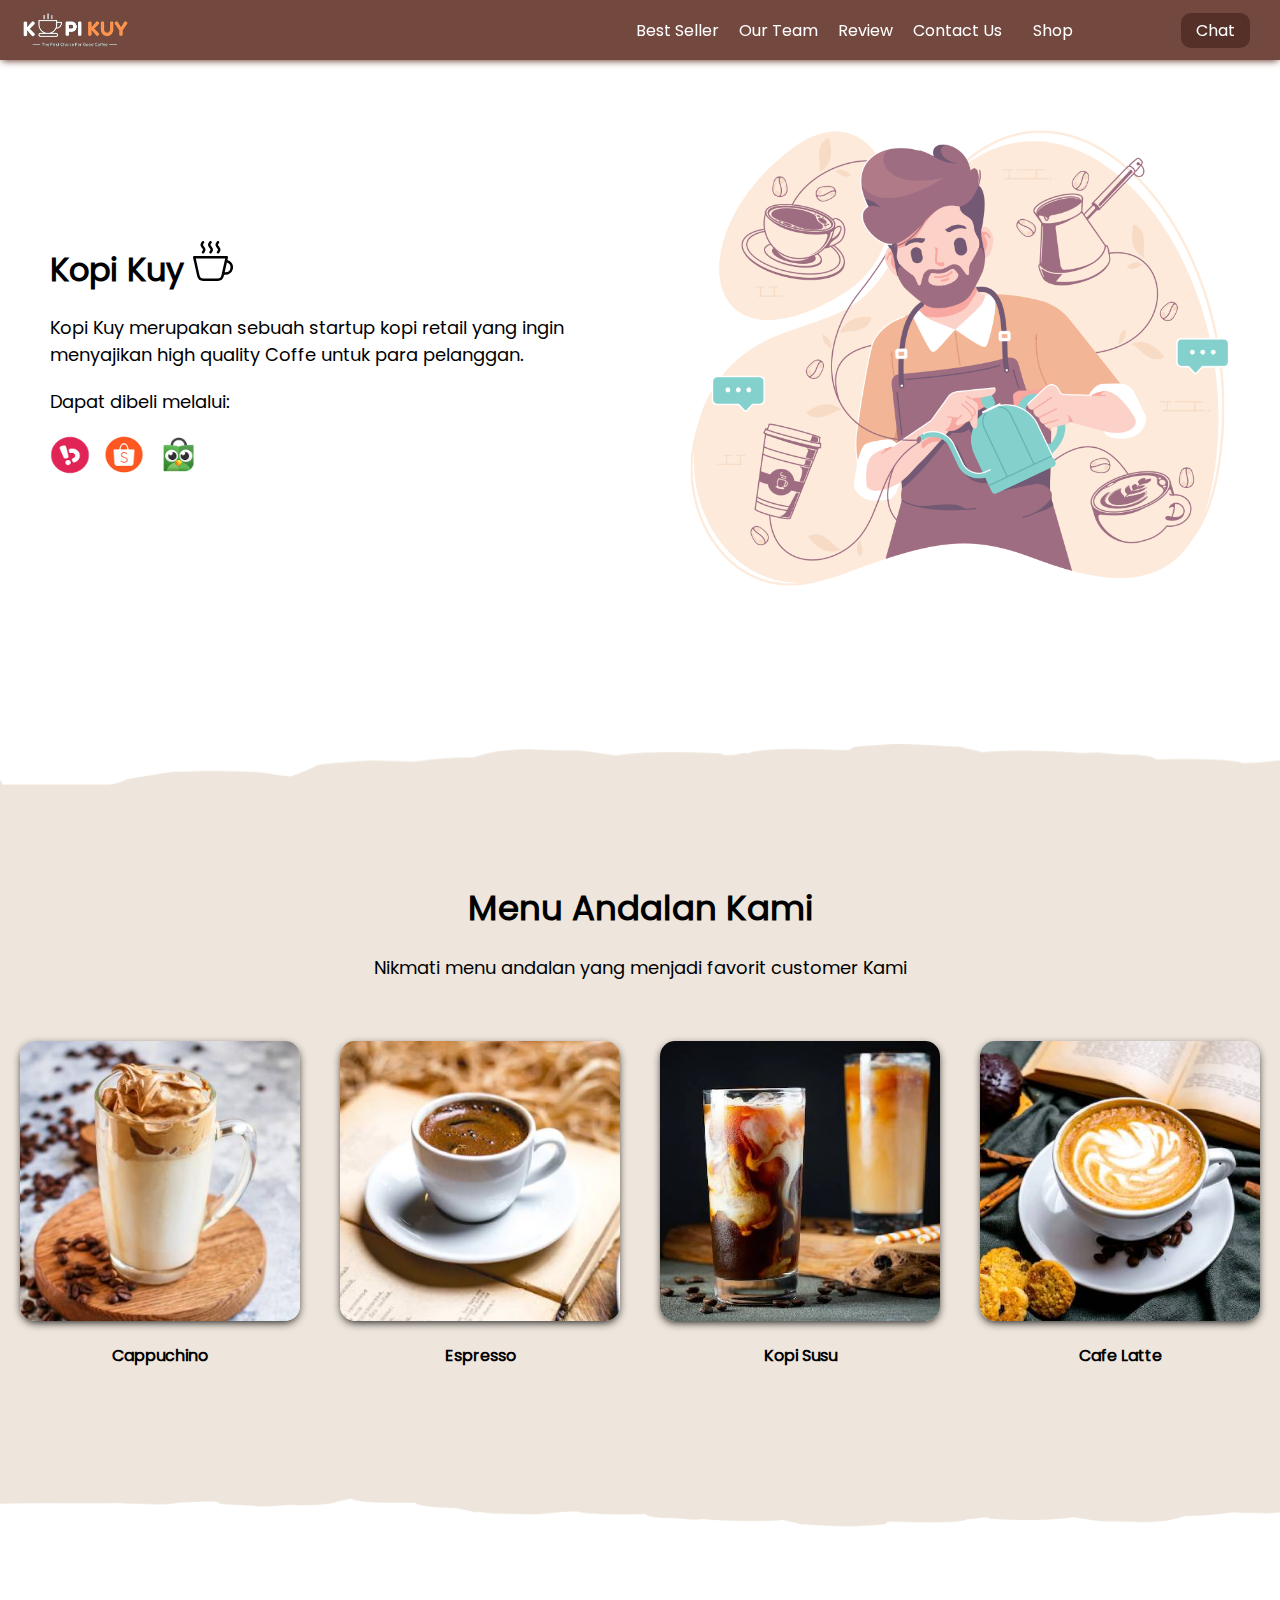
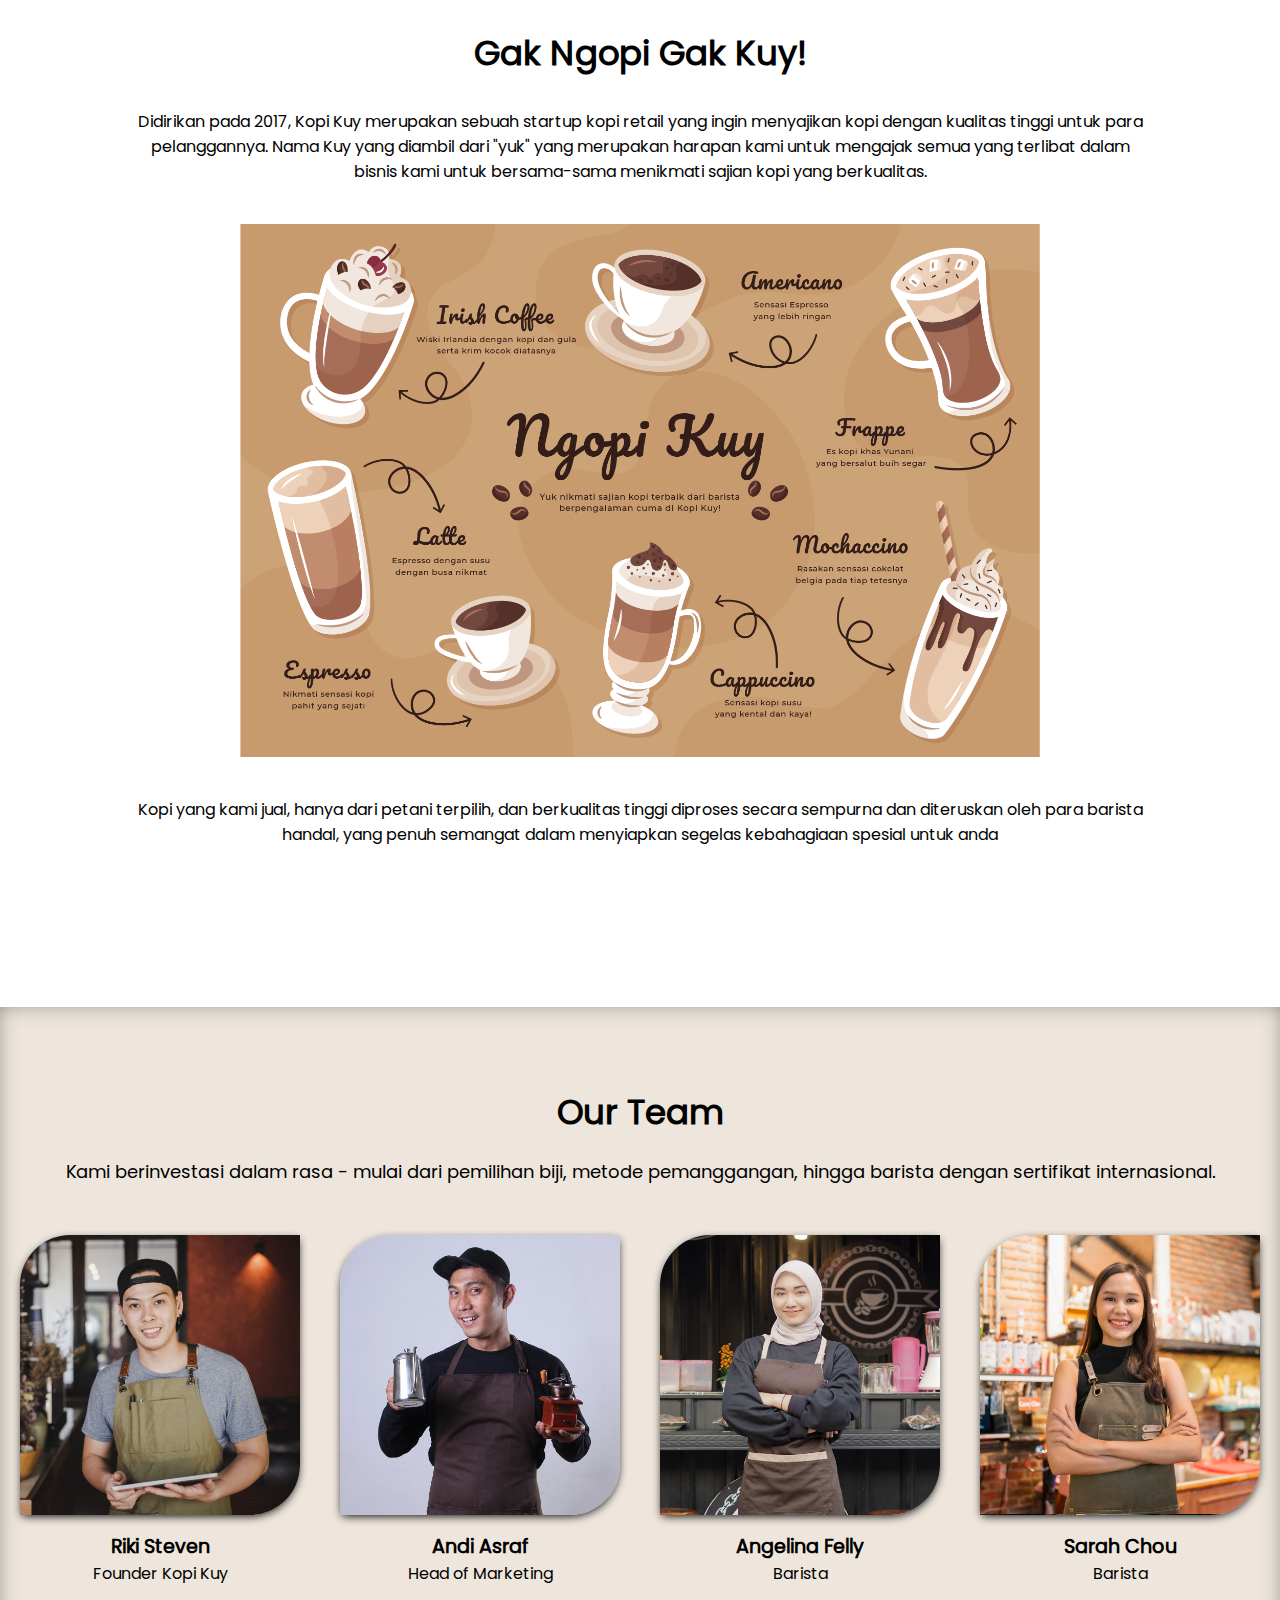
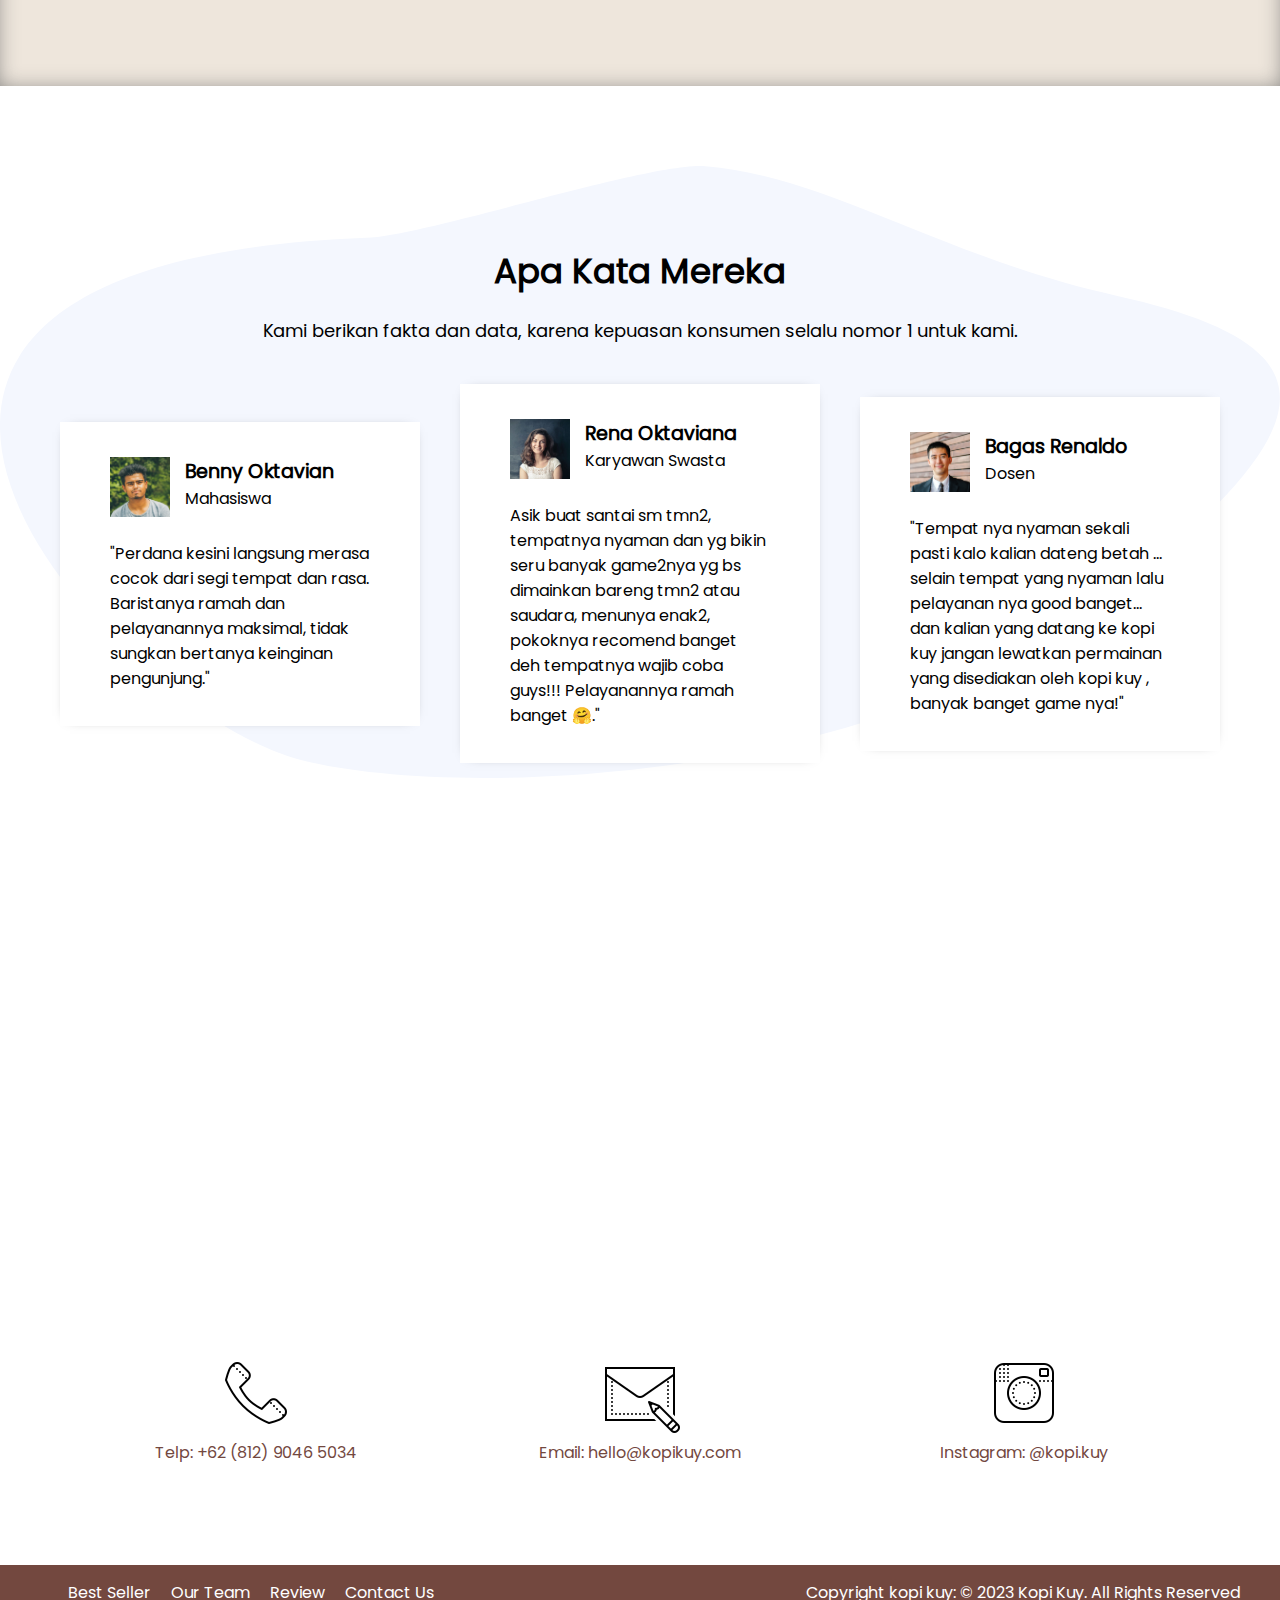
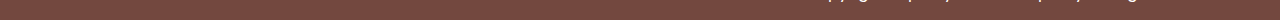
<file: index.html>
<!DOCTYPE html>
<html lang="id">

<head>
    <meta charset="UTF-8">
    <meta http-equiv="X-UA-Compatible" content="IE=edge">
    <meta name="viewport" content="width=device-width, initial-scale=1.0">
    <link rel="shortcut icon" href="images/favicon.ico" type="image/x-icon">
    <title>Website Kopi Kuy</title>
    <link rel="stylesheet" href="css/style.css">
</head>

<body>
    <nav>
        <img class="logo" src="images/logo/logo_kuy.png">
        <div class="navigasi">
            <a href="#best-seller">Best Seller</a>
            <a href="#our-team">Our Team</a>
            <a href="#review">Review</a>
            <a href="#contact-us">Contact Us</a>
        </div>
        <a class="shop" href="produk.html">Shop</a>
        <a class="chat" href="https://wa.me/6281290465034?text=Saya ingin bertanya" target="_blank">Chat</a>
    </nav>

    <!-- Tulis Kode HTML / <header> Setelah baris di bawah ini (baris 28) -->

    <header>
        <div class="kiri">
            <h1>Kopi Kuy <Img src="images/icon/icon_kopi.svg"></Img></h1>
            <p>Kopi Kuy merupakan sebuah startup kopi retail yang ingin menyajikan high quality Coffe untuk para pelanggan.</p>
            <p>Dapat dibeli melalui:</p>
            <div class="olshop">
                <img src="images/logo/logo_bukalapak.png" alt="">
                <img src="images/logo/logo_shopee.png" alt="">
                <img src="images/logo/logo_tokopedia.png" alt="">
            </div>
        </div>
        <div class="kanan">
            <img src="images/header/header6.png" alt="">
        </div>
    </header>

    <section class="best-seller" id="best-seller">
        <h2>Menu Andalan Kami</h2>
        <p>Nikmati menu andalan yang menjadi favorit customer Kami</p>
        <div class="produk">
            <img src="images/produk/product_capuchino.jpg" alt="">
            <p>Cappuchino</p>
        </div>
        <div class="produk">
            <img src="images/produk/product_espresso.jpg" alt="">
            <p>Espresso</p>
        </div>
        <div class="produk">
            <img src="images/produk/product_kopi_susu.jpg" alt="">
            <p>Kopi Susu</p>
        </div>
        <div class="produk">
            <img src="images/produk/product_latte.jpg" alt="">
            <p>Cafe Latte</p>
        </div>
    </section>

    <section class="about-us" id="about-us">
        <h2>Gak Ngopi Gak Kuy!</h2>
        <p>Didirikan pada 2017, Kopi Kuy merupakan sebuah startup kopi retail 
            yang ingin menyajikan kopi dengan kualitas tinggi untuk para pelanggannya. 
            Nama Kuy yang diambil dari "yuk" yang merupakan harapan kami untuk mengajak semua 
            yang terlibat dalam bisnis kami untuk bersama-sama menikmati sajian kopi yang berkualitas.</p>
        <img src="images/about-us/aset_kopi_jumbo.png" alt="">
        <p>Kopi yang kami jual, hanya dari petani terpilih, dan berkualitas tinggi diproses 
            secara sempurna dan diteruskan oleh para barista handal, yang penuh semangat 
            dalam menyiapkan segelas kebahagiaan spesial untuk anda</p>
    </section>

    <section class="our-team" id="our-team">
        <h2>Our Team</h2>
        <p>Kami berinvestasi dalam rasa - mulai dari pemilihan biji, metode pemanggangan, 
            hingga barista dengan sertifikat internasional.</p>
        <div class="team">
            <img src="images/team/team1.jpg" alt="">
            <h3>Riki Steven</h3>
            <p>Founder Kopi Kuy</p>
        </div>
        <div class="team">
            <img src="images/team/team2.jpg" alt="">
            <h3>Andi Asraf</h3>
            <p>Head of Marketing</p>
        </div>
        <div class="team">
            <img src="images/team/team3.jpg" alt="">
            <h3>Angelina Felly</h3>
            <p>Barista</p>
        </div>
        <div class="team">
            <img src="images/team/team4.jpg" alt="">
            <h3>Sarah Chou</h3>
            <p>Barista</p>
        </div>
    </section>

    <section class="review" id="review">
        <h2>Apa Kata Mereka</h2>
        <p>Kami berikan fakta dan data, karena kepuasan konsumen selalu nomor 1 untuk kami.</p>
        <div class="testimoni">
            <img src="images/customer/customer1.jpg" alt="">
            <div class="profile">
                <h3>Benny Oktavian</h3>
                <p>Mahasiswa </p>
            </div>
            <p>"Perdana kesini langsung merasa cocok dari segi tempat dan rasa. 
                Baristanya ramah dan pelayanannya maksimal, tidak sungkan bertanya keinginan pengunjung."</p>
        </div>
        <div class="testimoni">
            <img src="images/customer/customer2.jpg" alt="">
            <div class="profile">
                <h3>Rena Oktaviana</h3>
                <p>Karyawan Swasta</p>
            </div>
            <p>Asik buat santai sm tmn2, tempatnya nyaman dan yg bikin seru banyak game2nya 
                yg bs dimainkan bareng tmn2 atau saudara, menunya enak2, pokoknya recomend 
                banget deh tempatnya wajib coba guys!!! Pelayanannya ramah banget 🤗."</p>
        </div>
        <div class="testimoni">
            <img src="images/customer/customer3.jpg" alt="">
            <div class="profile">
                <h3>Bagas Renaldo</h3>
                <p>Dosen</p>
            </div>
            <p>"Tempat nya nyaman sekali pasti kalo kalian dateng betah ... 
                selain tempat yang nyaman lalu pelayanan nya good banget... 
                dan kalian yang datang ke kopi kuy jangan lewatkan permainan yang disediakan 
                oleh kopi kuy , banyak banget game nya!"</p>
        </div>
    </section>

    <section class="contact-us" id="contact-us">
        <iframe src="https://www.google.com/maps/embed?pb=!1m14!1m8!1m3!1d7932.741866032694!2d106.668581!3d-6.214715!3m2!1i1024!2i768!4f13.1!3m3!1m2!1s0x2e69f9912c7f297b%3A0xe5a3a671dae861ab!2sKopi%20kuy!5e0!3m2!1sid!2sid!4v1680617229460!5m2!1sid!2sid"
            allowfullscreen="" loading="lazy" referrerpolicy="no-referrer-when-downgrade">
        </iframe>
        <div class="kontak">
            <img src="images/icon/icon_phone.png" alt="">
            <p>Telp: +62 (812) 9046 5034</p>
        </div>
        <div class="kontak">
            <img src="images/icon/icon_mail.png" alt="">
            <p>Email: hello@kopikuy.com </p>
        </div>
        <div class="kontak">
            <img src="images/icon/icon_instagram.png" alt="">
            <p>Instagram: @kopi.kuy </p>
        </div>
    </section>

    <footer>
        <div class="navigasi">
            <a href="#best-seller">Best Seller</a>
            <a href="#our-team">Our Team</a>
            <a href="#review">Review</a>
            <a href="#contact-us">Contact Us</a>
        </div>
        <p>Copyright kopi kuy: © 2023 Kopi Kuy. All Rights Reserved</p>
    </footer>

</body>

</html>
</file>
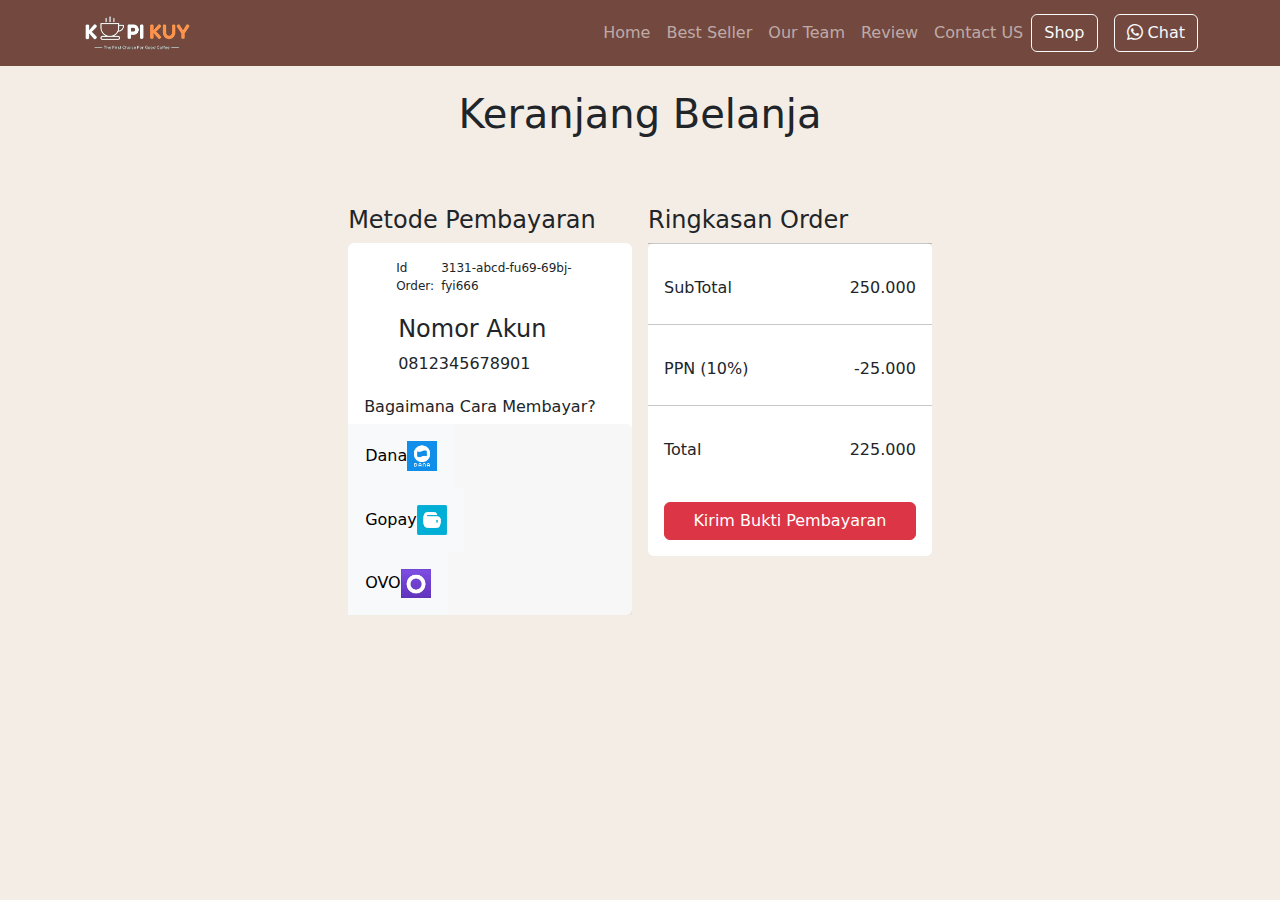
<file: cart.html>
<!DOCTYPE html>
<html lang="id">
  <head>
    <meta charset="UTF-8" />
    <meta name="viewport" content="width=device-width, initial-scale=1.0" />
    <title>Keranjang Belanja</title>
    <link rel="shortcut icon" href="images/favicon.ico" type="image/x-icon" />
    <link rel="stylesheet" href="vendor/bootstrap/bootstrap.min.css" />
    <link rel="stylesheet" href="vendor/bootstrap/bootstrap-icons.css" />
    <link
      href="https://cdn.jsdelivr.net/npm/bootstrap@5.0.0-alpha1/dist/css/bootstrap.min.css"
      rel="stylesheet" />
    <link
      href="https://cdnjs.cloudflare.com/ajax/libs/font-awesome/4.7.0/css/font-awesome.min.css"
      rel="stylesheet" />
    <script
      type="text/javascript"
      src="https://cdnjs.cloudflare.com/ajax/libs/jquery/3.2.1/jquery.min.js"></script>
    <link rel="shortcut icon" href="images/favicon.ico" type="image/x-icon" />
    <link rel="stylesheet" href="vendor/bootstrap/bootstrap.min.css" />
    <link rel="stylesheet" href="vendor/bootstrap/bootstrap-icons.css" />
    <style>
      .card {
        border: none;
      }
      .card-header {
        padding: 0.5rem 1rem;
        margin-bottom: 0;
        background-color: rgba(0, 0, 0, 0.03);
        border-bottom: none;
      }
      .btn-light:focus {
        color: #212529;
        background-color: #e2e6ea;
        border-color: #dae0e5;
        box-shadow: 0 0 0 0.2rem rgba(216, 217, 219, 0.5);
      }
      .form-control {
        height: 50px;
        border: 2px solid #eee;
        border-radius: 6px;
        font-size: 14px;
      }
      .form-control:focus {
        color: #495057;
        background-color: #fff;
        border-color: #039be5;
        outline: 0;
        box-shadow: none;
      }
      .bg-nav {
        background-color: #73483f;
      }
      .bg-cok {
        background-color: #f4ede5;
      }
      div.nomorakun {
        /* color mengatur warna tulisan */
        text-align: left;
        margin-top: 4px;
        margin-left: 50px;
        margin-bottom: 21px;
      }
      .oder {
        font-size: 12px;
      }
    </style>
  </head>

  <body class="bg-cok">
    <!--  -->
    <nav class="navbar navbar-dark bg-nav navbar-expand-lg bisadicopy">
      <div class="container">
        <a class="navbar-brand" href="index.html">
          <img src="images/logo/logo_kuy.png" height="40" alt="image" />
        </a>
        <button
          class="navbar-toggler"
          type="button"
          data-bs-toggle="collapse"
          data-bs-target="#navbarNav11"
          aria-controls="navbarNav11"
          aria-expanded="false"
          aria-label="Toggle navigation">
          <span class="navbar-toggler-icon"></span>
        </button>
        <div class="collapse navbar-collapse" id="navbarNav11">
          <ul class="navbar-nav ms-auto">
            <li class="nav-item">
              <a class="nav-link" href="index.html">Home</a>
            </li>
            <li class="nav-item active">
              <a class="nav-link" href="index.html#best-seller">Best Seller</a>
            </li>
            <li class="nav-item">
              <a class="nav-link" href="index.html#our-team">Our Team</a>
            </li>
            <li class="nav-item">
              <a class="nav-link" href="index.html#review">Review</a>
            </li>
            <li class="nav-item">
              <a class="nav-link" href="index.html#contact-us">Contact US</a>
            </li>
          </ul>
          <a href="produk.html" class="btn btn-outline-light position-relative">
            Shop
          </a>

          <a
            class="btn btn-outline-light ms-md-3"
            href="https://wa.me/6281277778888?text=Halo saya mau beli kopi">
            <i class="bi bi-whatsapp"></i> Chat
          </a>
        </div>
      </div>
    </nav>

    <section class="keranjang">
      <div class="container my-4">
        <h1 class="text-center mb-3">Keranjang Belanja</h1>
        <!-- tampilan -->
        <div class="row justify-content-center">
          <div class="col-12">
            <ul class="list-group mb-1" id="ul_list_produk"></ul>
          </div>
        </div>
        <!-- orderan -->
        <div class="row justify-content-center">
          <div id="keteranganharga" class="">
            <div class="container d-flex justify-content-center mt-5 mb-5">
              <div class="row g-3">
                <div class="col-md-6">
                  <h4>Metode Pembayaran</h4>
                  <div class="card">
                    <div
                      class="d-flex align-items-center justify-content-between mx-5 my-3">
                      <span class="oder">Id Order:</span>
                      <span class="oder">3131-abcd-fu69-69bj-fyi666</span>
                    </div>
                    <div class="nomorakun">
                      <h4>Nomor Akun</h4>
                      <h7>0812345678901</h7>
                    </div>
                    <h6 class="mx-3">Bagaimana Cara Membayar?</h6>
                    <div class="accordion" id="accordionExample">
                      <div class="card">
                        <!-- Dana -->
                        <div class="card-header p-0" id="headingTwo">
                          <h2 class="mb-0">
                            <button
                              class="btn btn-light btn-block text-left collapsed p-3 rounded-0 border-bottom-custom"
                              type="button"
                              data-toggle="collapse"
                              data-target="#collapseTwo"
                              aria-expanded="false"
                              aria-controls="collapseTwo">
                              <div
                                class="d-flex align-items-center justify-content-between">
                                <span>Dana</span>
                                <img
                                  src="[data-uri]"
                                  width="30" />
                              </div>
                            </button>
                          </h2>
                        </div>
                        <div
                          id="collapseTwo"
                          class="collapse"
                          aria-labelledby="headingTwo"
                          data-parent="#accordionExample">
                          <div class="card-body">
                            <ol class="list-group list-group-numbered">
                              <li class="list-group-item">
                                Buka aplikasi DANA
                              </li>
                              <li class="list-group-item">Tap 'Kirim'</li>
                              <li class="list-group-item">
                                Tap 'Kirim ke Teman'
                              </li>
                              <li class="list-group-item">
                                Masukkan nomor tujuan (0812345678901)
                              </li>
                              <li class="list-group-item">
                                Masukkan nominal yang akan dikirimkan (pastikan
                                sama dengan orderan)
                              </li>
                              <li class="list-group-item">
                                Pilih metode pembayaran menggunakan saldo DANA
                              </li>
                              <li class="list-group-item">
                                Pastikan nomor dan jumlah transfer sudah sesuai
                              </li>
                              <li class="list-group-item">Tap 'Bayar'</li>
                              <li class="list-group-item">Masukkan PIN DANA</li>
                              <li class="list-group-item">
                                Transakti berhasil
                              </li>
                            </ol>
                          </div>
                        </div>
                      </div>
                      <!-- gopay -->
                      <div class="card-header p-0" id="gopay">
                        <h2 class="mb-0">
                          <button
                            class="btn btn-light btn-block text-left collapsed p-3 rounded-0 border-bottom-custom"
                            type="button"
                            data-toggle="collapse"
                            data-target="#collapsegopay"
                            aria-expanded="false"
                            aria-controls="collapseTwo">
                            <div
                              class="d-flex align-items-center justify-content-between">
                              <span>Gopay</span>
                              <img
                                src="[data-uri]"
                                width="30" />
                            </div>
                          </button>
                        </h2>
                      </div>
                      <div
                        id="collapsegopay"
                        class="collapse"
                        aria-labelledby="gopay"
                        data-parent="#accordionExample">
                        <div class="card-body">
                          <ol class="list-group list-group-numbered">
                            <li class="list-group-item">Buka aplikasi Gojek</li>
                            <li class="list-group-item">
                              Pada halaman utama, klik menu "Bayar"
                            </li>
                            <li class="list-group-item">
                              Masukkan nomor tujuan (0812345678901)
                            </li>
                            <li class="list-group-item">
                              Isi nominal saldo (pastikan sama dengan orderan).
                            </li>
                            <li class="list-group-item">Klik "Konfirmasi".</li>
                            <li class="list-group-item">
                              Pilih jenis pembayaran melalui ikon yang tersedia.
                              Anda juga dapat menambahkan catatan bila
                              diinginkan.
                            </li>
                            <li class="list-group-item">
                              Pilih mode "Teman" jika ingin transaksi dapat
                              dilihat oleh teman GoPay Anda dan teman GoPay
                              penerima.
                            </li>
                            <li class="list-group-item">
                              Klik "Konfirmasi & Bayar".
                            </li>
                            <li class="list-group-item">Masukkan PIN GoPay.</li>
                            <li class="list-group-item">
                              Tunggu sampai muncul notifikasi bahwa transfer
                              saldo telah berhasil.
                            </li>
                          </ol>
                        </div>
                      </div>
                      <!-- ovo -->
                      <div class="card-header p-0" id="ovo">
                        <h2 class="mb-0">
                          <button
                            class="btn btn-light btn-block text-left collapsed p-3 rounded-0 border-bottom-custom"
                            type="button"
                            data-toggle="collapse"
                            data-target="#collapseovo"
                            aria-expanded="false"
                            aria-controls="collapseTwo">
                            <div
                              class="d-flex align-items-center justify-content-between">
                              <span>OVO</span>
                              <img
                                src="[data-uri]"
                                width="30" />
                            </div>
                          </button>
                        </h2>
                      </div>
                      <div
                        id="collapseovo"
                        class="collapse"
                        aria-labelledby="ovo"
                        data-parent="#accordionExample">
                        <div class="card-body">
                          <ol class="list-group list-group-numbered">
                            <li class="list-group-item">Buka aplikasi OVO.</li>
                            <li class="list-group-item">
                              Masukkan security code.
                            </li>
                            <li class="list-group-item">
                              Pilih menu 'Transfer', kemudian pilih 'Ke sesama
                              OVO'.
                            </li>
                            <li class="list-group-item">
                              Masukkan nomor 0812345678901.
                            </li>
                            <li class="list-group-item">
                              Masukkan nominal saldo (pastikan sama dengan
                              orderan).
                            </li>
                            <li class="list-group-item">Klik 'Lanjutkan'.</li>
                            <li class="list-group-item">
                              Di layar akan terlihat detail transaksi, periksa
                              detail tersebut mulai dari nomor tujuan dan jumlah
                              yang akan ditransfer.
                            </li>
                            <li class="list-group-item">
                              Setelah itu, klik 'Transfer'.
                            </li>
                            <li class="list-group-item">
                              Tunggu hingga proses transfer berhasil dilakukan.
                            </li>
                            <li class="list-group-item">
                              Transfer dari OVO ke OVO telah selesai dilakukan.
                            </li>
                          </ol>
                        </div>
                      </div>
                    </div>
                  </div>
                </div>
                <div class="col-md-6">
                  <h4>Ringkasan Order</h4>
                  <div class="card">
                    <hr class="mt-0 line" />
                   
                    <div class="p-3">
                      <div class="d-flex justify-content-between mb-2">
                        <span>SubTotal</span>
                        <span id="subtotal_html">250.000</span>
                      </div>
                    </div>
                    <hr class="mt-0 line" />
                    <div class="p-3">
                      <div class="d-flex justify-content-between mb-2">
                        <span>PPN (10%)</span>
                        <span id="ppn_html">-25.000</span>
                      </div>
                    </div>

                    <hr class="mt-0 line" />

                    <div class="p-3">
                      <div class="d-flex justify-content-between mb-2">
                        <span>Total</span>
                        <span id="total_html">225.000</span>
                      </div>
                    </div>

                    <div class="p-3">
                      <a
                        target="_blank"
                        class="btn btn-danger col-12"
                        href="https://wa.me/628134567901?text=halo kopi kuy saya mau pesan">
                        Kirim Bukti Pembayaran
                      </a>
                    </div>
                  </div>
                </div>
              </div>
            </div>
          </div>
        </div>
      </div>
    </section>

    <script>
      var tmp_list_belanja = [];
      var hargatotal = 0;

      // Gambar Atas
      function updateListCart() {
        var list_belanja = localStorage.getItem("list_belanja");
        if (list_belanja != null) {
          var list_belanja_object = JSON.parse(
            localStorage.getItem("list_belanja")
          );
          list_belanja_object.forEach((item) => {
            hargatotal += item.hargaint;

            var idx = tmp_list_belanja.findIndex((itemTMP) => {
              if (itemTMP.nama === item.nama) {
                return true;
              }
              return false;
            });

            if (idx !== -1) {
              tmp_list_belanja[idx].qty = tmp_list_belanja[idx].qty + 1;
            } else {
              tmp_list_belanja.push(item);
            }
          });
          updateTampilan();
        }
      }

      updateListCart();

      function updateTampilan() {
        if (tmp_list_belanja.length < 1) {
          ul_list_produk.innerHTML = `<li class="list-group-item d-flex justify-content-center align-items-center"><h3>Keranjang Belanja Anda Kosong</h3></li>`;
          keteranganharga.classList.add("d-none");
        } else {
          keteranganharga.classList.remove("d-none");
          var template_list = ``;
          tmp_list_belanja.forEach((item, index) => {
            template_list += `<li class="list-group-item d-flex justify-content-between align-items-center">
                            <img src="${item.foto}" height="40" width="40">
                            <div class="ms-2 me-auto">
                                <div class="fw-bold">${item.nama}</div>
                                <span class="harga">${item.harga}</span> x
                                <span class="jumlah">${item.qty}</span>
                            </div>
                            <div class="fw-bold mx-3">${titikPemisahRupiah(
                              item.hargaint * item.qty
                            )}</div>
                            <button onclick="hapusProduk(${index})" class="btn btn-danger btn-sm">Hapus</span>
                        </li>`;
          });
          ul_list_produk.innerHTML = template_list;
          subtotal_html.innerHTML = titikPemisahRupiah(hargatotal);
          ppn_html.innerHTML = titikPemisahRupiah((hargatotal * 10) / 100);
          total_html.innerHTML = titikPemisahRupiah(
            hargatotal + (hargatotal * 10) / 100
          );
        }
      }

      /* Fungsi Untuk memberi titik ribuan pada rupiah untuk memudahkan pembacaan harga */
      function titikPemisahRupiah(x) {
        return x.toString().replace(/\B(?=(\d{3})+(?!\d))/g, ".");
      }

      function hapusProduk(index) {
        hargatotal = hargatotal - tmp_list_belanja[index].hargaint;

        var list_belanja = localStorage.getItem("list_belanja");
        var list_belanja_object = JSON.parse(
          localStorage.getItem("list_belanja")
        );
        var nama_produk = tmp_list_belanja[index].nama;

        var idx = list_belanja_object.findIndex((itemTMP) => {
          if (itemTMP.nama === nama_produk) {
            return true;
          }
          return false;
        });

        if (idx !== -1) {
          list_belanja_object.splice(idx, 1);
          localStorage.setItem(
            "list_belanja",
            JSON.stringify(list_belanja_object)
          );
        }
        if (tmp_list_belanja[index].qty > 1) {
          tmp_list_belanja[index].qty = tmp_list_belanja[index].qty - 1;
        } else {
          tmp_list_belanja.splice(index, 1);
        }
        updateTampilan();
      }
    </script>
    <script
      type="text/javascript"
      src="https://cdn.jsdelivr.net/npm/bootstrap@5.0.0-alpha1/dist/js/bootstrap.bundle.min.js"></script>

    <script type="text/javascript">
      var myLink = document.querySelector('a[href="#"]');
      myLink.addEventListener("click", function (e) {
        e.preventDefault();
      });
    </script>
  </body>
</html>
</file>
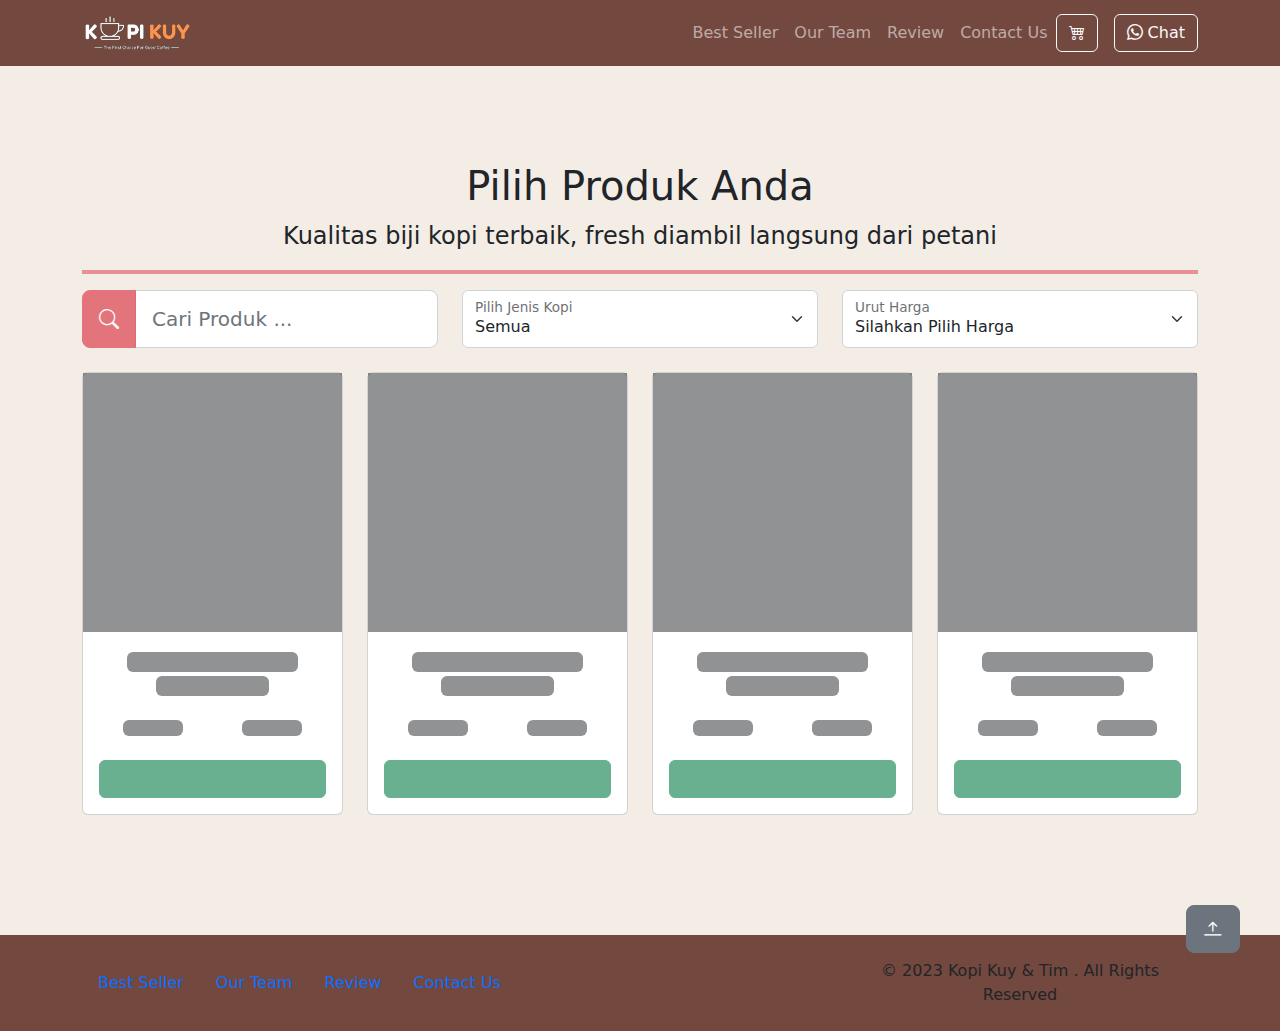
<file: produk.html>
<!DOCTYPE html>
<html lang="id">
  <head>
    <meta charset="UTF-8" />
    <meta http-equiv="X-UA-Compatible" content="IE=edge" />
    <meta name="viewport" content="width=device-width, initial-scale=1.0" />
    <link
      rel="shortcut icon"
      href="images/favicon/favicon.ico"
      type="image/x-icon" />
    <title>Produk</title>
    <link rel="shortcut icon" href="images/favicon.ico" type="image/x-icon" />
    <link rel="stylesheet" href="vendor/bootstrap/bootstrap.min.css" />
    <link rel="stylesheet" href="vendor/bootstrap/bootstrap-icons.css" />
    <script src="vendor/bootstrap/bootstrap.bundle.min.js"></script>
    <script src="js/jquery-3.6.3.min.js"></script>
    <style>
      /* tulis kode CSS internal di bawah sini */
      * {
        scroll-behavior: smooth;
      }
      #produk_not_found {
        display: flex;
        align-items: center;
        flex-direction: column;
        justify-content: center;
        height: 330px;
        border: 1px solid #d1d1d1;
        border-radius: 10px;
        margin: 10px 0;
        padding: 30px;
        font-size: 1.2rem;
        font-weight: 400;
      }
      #back-top {
        top: -30px;
        right: 40px;
      }
      @media (max-width: 600px) {
        #back-top {
          width: fit-content;
          top: -50px;
          left: 50%;
          transform: translate(-50%, 50%);
        }
      }
      .bg-nav {
        background-color: #73483f;
      }
      .bg-cok {
        background-color: #f4ede5;
      }

      /* Batas Akhir penulisan kode CSS internal */
    </style>
  </head>

  <body class="bg-cok">
    <!-- Tulis Kode Bootstrap Di Bawah Sini -->

    <nav
      class="navbar sticky-top navbar-dark bg-nav navbar-expand-lg bisadicopy">
      <div class="container">
        <a class="navbar-brand" href="index.html">
          <img src="images/logo/logo_kuy.png" height="40" alt="image" />
        </a>
        <button
          class="navbar-toggler"
          type="button"
          data-bs-toggle="collapse"
          data-bs-target="#navbarNav11"
          aria-controls="navbarNav11"
          aria-expanded="false"
          aria-label="Toggle navigation">
          <span class="navbar-toggler-icon"></span>
        </button>
        <div class="collapse navbar-collapse" id="navbarNav11">
          <ul class="navbar-nav ms-auto">
            <li class="nav-item">
              <a class="nav-link" href="index.html#best-seller">Best Seller</a>
            </li>
            <li class="nav-item">
              <a class="nav-link" href="index.html#our-team">Our Team</a>
            </li>
            <li class="nav-item">
              <a class="nav-link" href="index.html#review">Review</a>
            </li>
            <li class="nav-item">
              <a class="nav-link" href="index.html#contact-us">Contact Us</a>
            </li>
          </ul>
          <a href="cart.html" class="btn btn-outline-light position-relative">
            <i class="bi bi-cart4"></i>
            <span
              id="cart_icon"
              class="position-absolute top-0 start-100 translate-middle badge rounded-pill bg-danger">
              0
            </span>
          </a>
          <a
            target="_blank"
            class="btn btn-outline-light ms-md-3"
            href="https://wa.me/6281291551234?text=halo kopi kuy saya mau pesan"
            ><i class="bi bi-whatsapp"></i> Chat</a
          >
        </div>
      </div>
    </nav>

    <section class="riki-block produk text-center my-5 py-5">
      <div class="container">
        <h1>Pilih Produk Anda</h1>
        <p class="fs-4">
          Kualitas biji kopi terbaik, fresh diambil langsung dari petani
        </p>

        <hr class="border border-danger border-2 opacity-50" />

        <div class="row gap-2 gap-md-0">
          <div class="col-md-4">
            <div class="input-group input-group-lg h-100">
              <button
                aria-readonly="true"
                disabled
                class="btn btn-danger"
                type="button"
                id="btn-cari-produk">
                <i class="bi bi-search"></i>
              </button>
              <input
                id="cari-produk"
                type="search"
                class="form-control"
                placeholder="Cari Produk ..."
                aria-label="Cari produk search" />
            </div>
          </div>
          <div class="col-md-4">
            <div class="form-floating">
              <select class="form-select" id="select_kopi">
                <option selected value="semua">Semua</option>
                <option value="arabica">Arabica</option>
                <option value="robusta">Robusta</option>
              </select>
              <label for="select_kopi">Pilih Jenis Kopi</label>
            </div>
          </div>
          <div class="col-md-4">
            <div class="form-floating">
              <select class="form-select" id="filter_harga">
                <option selected disabled>Silahkan Pilih Harga</option>
                <option value="paling_mahal">Paling Mahal</option>
                <option value="paling_murah">Paling Murah</option>
              </select>
              <label for="filter_harga">Urut Harga</label>
            </div>
          </div>
        </div>

        <div id="produk_not_found" class="mt-4">
          <svg
            class="w-25"
            xmlns="http://www.w3.org/2000/svg"
            data-name="Layer 1"
            width="982.48732"
            height="763.01413"
            viewBox="0 0 982.48732 763.01413"
            xmlns:xlink="http://www.w3.org/1999/xlink">
            <circle cx="559.4329" cy="333.06116" r="40.02979" fill="#e6e6e6" />
            <path
              d="M766.295,452.99465l-41.832-41.832a44.307,44.307,0,0,0-14.42627-61.92578,44.45758,44.45758,0,0,0-58.91358,12.23779,44.30652,44.30652,0,0,0,60.03321,62.99512l41.832,41.832A9.40939,9.40939,0,0,0,766.295,452.99465ZM709.59431,409.6011a31.68421,31.68421,0,1,1,9.27978-22.40381A31.58568,31.58568,0,0,1,709.59431,409.6011Z" 
              transform="translate(-108.75634 -68.49293)"
              fill="#3f3d56" />
            <path
              d="M1069.529,514.69884C1176.50914,633.00725,866.39184,803.50707,615.8095,803.50707S191.86334,671.39983,162.09,514.69884C89.89987,134.75174,777.16735-106.74054,615.8095,225.89055,380.61181,710.73882,985.27984,421.5284,1069.529,514.69884Z"
              transform="translate(-108.75634 -68.49293)"
              fill="#e6e6e6" />
            <path
              d="M1021.529,542.69884C1128.50914,661.00725,818.39184,831.50707,567.8095,831.50707S143.86334,699.39983,114.09,542.69884C41.89987,162.75174,729.16735-78.74054,567.8095,253.89055,332.61181,738.73882,937.27984,449.5284,1021.529,542.69884Z"
              transform="translate(-108.75634 -68.49293)"
              fill="#3f3d56" />
            <path
              d="M258.35026,265.31823c-75.06741-3.30525-133.27133-19.49788-132.50668-36.86436.45844-10.41178,21.70324-18.7842,58.28677-22.96955a1,1,0,1,1,.22727,1.987c-34.46168,3.943-56.11733,12.01678-56.516,21.07051-.69148,15.70451,59.11433,31.63093,130.59659,34.77832s132.4564-7.461,133.14787-23.16554c.40032-9.09178-20.59681-19.06558-54.79775-26.0284a1.00008,1.00008,0,1,1,.3991-1.95993c36.3011,7.39058,56.85694,17.624,56.39672,28.0763C392.81953,257.60908,333.41767,268.62348,258.35026,265.31823Z"
              transform="translate(-108.75634 -68.49293)"
              fill="#198754" />
            <path
              d="M191.67927,268.22672a76.98277,76.98277,0,0,0,133.03578,5.52178A1211.97551,1211.97551,0,0,1,191.67927,268.22672Z"
              transform="translate(-108.75634 -68.49293)"
              fill="#198754" />
            <path
              d="M333.019,252.71347a76.997,76.997,0,1,0-147.74945-5.70562A572.23325,572.23325,0,0,0,333.019,252.71347Z"
              transform="translate(-108.75634 -68.49293)"
              fill="#198754" />
            <circle cx="168.83353" cy="123.60073" r="9" fill="#fff" />
            <circle cx="122.51347" cy="152.59128" r="15" fill="#fff" />
            <circle cx="348.90479" cy="142.89813" r="9.99975" fill="#198754" />
            <circle cx="122.90479" cy="452.89813" r="6.00007" fill="#e6e6e6" />
            <circle cx="542.90479" cy="658.89813" r="6.00007" fill="#e6e6e6" />
            <circle cx="151.90479" cy="339.89813" r="3.00007" fill="#e6e6e6" />
            <circle cx="399.90479" cy="563.89813" r="3.00007" fill="#e6e6e6" />
            <circle cx="850.90479" cy="534.89813" r="3.00007" fill="#e6e6e6" />
            <circle cx="709.90479" cy="623.89813" r="3.00007" fill="#e6e6e6" />
            <circle cx="562.90479" cy="515.89813" r="3.00007" fill="#e6e6e6" />
            <circle cx="372.90479" cy="219.89813" r="3.00007" fill="#e6e6e6" />
            <circle cx="396.90479" cy="71.89813" r="3.00007" fill="#e6e6e6" />
            <circle cx="382.90479" cy="694.89813" r="3.00007" fill="#e6e6e6" />
            <circle cx="234.90479" cy="631.89813" r="3.00007" fill="#e6e6e6" />
            <circle cx="703.90479" cy="523.89813" r="3.00007" fill="#e6e6e6" />
            <circle cx="148.3737" cy="224.7987" r="9" fill="#fff" />
            <path
              d="M460.6612,431.39114c0,26.88035-41.55939,89.516-53.70465,107.24669a3.99188,3.99188,0,0,1-6.5907,0c-12.14526-17.73066-53.70465-80.36634-53.70465-107.24669a57,57,0,1,1,114,0Z"
              transform="translate(-108.75634 -68.49293)"
              fill="#fff" />
            <circle cx="294.90486" cy="358.8982" r="29" fill="#198754" />
            <ellipse
              cx="294.40486"
              cy="496.3982"
              rx="33.5"
              ry="6.5"
              fill="#fff" />
            <path
              d="M925.60957,386.41245a10.52681,10.52681,0,0,0-.64106,1.52851l-47.783,13.27682-8.61085-8.42662L854.1589,404.12429,867.953,420.52338a8,8,0,0,0,9.35283,2.169l51.61632-22.78484a10.49709,10.49709,0,1,0-3.31256-13.49509Z"
              transform="translate(-108.75634 -68.49293)"
              fill="#ffb8b8" />
            <path
              d="M875.50191,401.996l-17.9352,13.95958a4.5,4.5,0,0,1-6.68163-1.33719L839.73843,394.891a12.49741,12.49741,0,0,1,19.76923-15.29426l16.33819,15.59379a4.5,4.5,0,0,1-.34394,6.80543Z"
              transform="translate(-108.75634 -68.49293)"
              fill="#198754" />
            <path
              d="M930.19158,379.80967l18.18807,8.1829a3.14913,3.14913,0,0,1,1.57976,4.16384l-2.15339,4.78633a1.05293,1.05293,0,0,1,.52659,1.38795l-.86136,1.91453a1.05292,1.05292,0,0,1-1.388.52659l-.86136,1.91453a1.05292,1.05292,0,0,1,.52659,1.388l-.86136,1.91453a1.0529,1.0529,0,0,1-1.38794.52659L931.8709,432.36162a3.14914,3.14914,0,0,1-4.16384,1.57977l-18.18807-8.1829a3.14915,3.14915,0,0,1-1.57977-4.16384l18.08852-40.20522A3.14913,3.14913,0,0,1,930.19158,379.80967Z"
              transform="translate(-108.75634 -68.49293)"
              fill="#3f3d56" />
            <path
              d="M912.82137,423.21181l14.59056,6.57106a3.03424,3.03424,0,0,0,3.99937-1.51155l6.73892-14.98951,2.34078-5.196,6.09875-13.562a3.026,3.026,0,0,0-1.51149-3.98886l-4.58726-2.06786L930.47694,383.964a3.02112,3.02112,0,0,0-3.98861,1.522L920.589,398.59669l-6.7179,14.92653-2.56118,5.69979A3.022,3.022,0,0,0,912.82137,423.21181Z"
              transform="translate(-108.75634 -68.49293)"
              fill="#f2f2f2" />
            <polygon
              points="773.577 540.443 785.837 540.442 791.67 493.154 773.575 493.155 773.577 540.443"
              fill="#ffb8b8" />
            <path
              d="M879.2066,604.93325l24.1438-.001h.001a15.38605,15.38605,0,0,1,15.38648,15.38623v.5l-39.53052.00146Z"
              transform="translate(-108.75634 -68.49293)"
              fill="#2f2e41" />
            <polygon
              points="805.577 537.443 817.837 537.442 823.67 490.154 805.575 490.155 805.577 537.443"
              fill="#ffb8b8" />
            <path
              d="M911.2066,601.93325l24.1438-.001h.001a15.38605,15.38605,0,0,1,15.38648,15.38623v.5l-39.53052.00146Z"
              transform="translate(-108.75634 -68.49293)"
              fill="#2f2e41" />
            <path
              d="M827.34138,497.97109a39.41035,39.41035,0,0,0,36.8999,26.81006l.62012.01c6.32959.18,13.75976-1.86,21.0498-4.79,14.3999-5.79,28.23-15.06,31.8999-17.61l-6.21972,59.79-2.52,24.24a4.51415,4.51415,0,0,0,4.48,4.97h15.52978a4.50547,4.50547,0,0,0,4.35987-3.36l25.64013-97.65a19.032,19.032,0,0,0-19.71-23.83l-53.25976,3.65,3.71972-14.88-47.54-3.16-.13965.1c-1.14013.83-2.25,1.7-3.31005,2.61a40.27149,40.27149,0,0,0-6.99024,7.66A38.48741,38.48741,0,0,0,827.34138,497.97109Z"
              transform="translate(-108.75634 -68.49293)"
              fill="#2f2e41" />
            <path
              d="M827.34138,497.97109a39.41035,39.41035,0,0,0,36.8999,26.81006,196.14623,196.14623,0,0,0,22.56982-13.39l-.8999,8.61-7.83984,75.42a4.51415,4.51415,0,0,0,4.48,4.97h15.52978a4.50547,4.50547,0,0,0,4.35987-3.36l9.15039-34.85,16.48974-62.8a19.032,19.032,0,0,0-19.71-23.83l-53.25976,3.65,3.71972-14.88-26.98-1.79A38.48741,38.48741,0,0,0,827.34138,497.97109Z"
              transform="translate(-108.75634 -68.49293)"
              fill="#2f2e41" />
            <path
              d="M838.7735,458.32082l-.35766-.043-8.29517-40.78515c-.071-.354-6.85229-35.5332,13.93677-53.92432l.36182-2.51709a4.50032,4.50032,0,0,1,5.78711-3.65771l19.58471,6.0747a4.49086,4.49086,0,0,1,3.019,5.4419l-1.90381,7.2417c2.63989,3.1001,33.7146,40.51221,22.89038,69.33545L888.9488,464.439Z"
              transform="translate(-108.75634 -68.49293)"
              fill="#198754" />
            <path
              d="M920.09389,426.48986a10.52591,10.52591,0,0,0-1.32908.99037l-47.89739-12.858-3.13136-11.634-18.17538,2.43095,3.54192,21.13437a8,8,0,0,0,6.95146,6.62248l56.032,6.619a10.4971,10.4971,0,1,0,4.00785-13.30516Z"
              transform="translate(-108.75634 -68.49293)"
              fill="#ffb8b8" />
            <path
              d="M869.022,414.43646,846.48068,417.34a4.5,4.5,0,0,1-5.07405-4.54822l.42987-22.65461a12.49741,12.49741,0,0,1,24.79917-3.12052l6.14215,21.73423a4.5,4.5,0,0,1-3.75583,5.68559Z"
              transform="translate(-108.75634 -68.49293)"
              fill="#198754" />
            <circle cx="753.92061" cy="258.80372" r="24.56103" fill="#ffb8b8" />
            <path
              d="M861.3848,329.34791l-3.075-5.59966c-5.82461,23.73215,4.46383,43.37315,4.46383,43.37315l-39.93243-18.601.38033-6.59991-3.95134,4.484-5.67747-3.12872-.74992-4.28064-4.28563,1.06158,15.64354-28.38736c15.18238-27.01314,37.25508-16.69982,37.25508-16.69982,35.11544-1.66934,30.82681,32.97543,30.82681,32.97543Z"
              transform="translate(-108.75634 -68.49293)"
              fill="#2f2e41" />
            <ellipse
              cx="556.1612"
              cy="472.39114"
              rx="12.17949"
              ry="47.5"
              transform="translate(-275.75171 306.36236) rotate(-32.66242)"
              fill="#3f3d56" />
          </svg>
          <h6 class="fs-5 mt-3">Produk tidak ditemukan</h6>
          <p class="fs-6">
            Produk yang anda cari tidak ditemukan, silahkan cari produk lainnya
          </p>
        </div>

        <div
          id="baris_produk"
          class="row row-cols-1 row-cols-sm-2 row-cols-md-3 row-cols-lg-4 text-center mt-4"></div>
      </div>
    </section>

    <footer class="riki-block footer-small py-4 bg-nav position-relative">
      <div class="container">
        <div class="row align-items-center">
          <div class="col-12 col-md-8">
            <ul class="nav justify-content-center justify-content-md-start">
              <li class="nav-item">
                <a class="nav-link" href="index.html#best-seller"
                  >Best Seller</a
                >
              </li>
              <li class="nav-item">
                <a class="nav-link" href="index.html#our-team">Our Team</a>
              </li>
              <li class="nav-item">
                <a class="nav-link" href="index.html#review">Review</a>
              </li>
              <li class="nav-item">
                <a class="nav-link" href="index.html#contact-us">Contact Us</a>
              </li>
            </ul>
          </div>

          <div class="col-12 col-md-4 mt-4 mt-md-0 text-center text-md-right">
            <button
              id="back-top"
              type="button"
              class="btn btn-lg btn-secondary position-absolute">
              <i class="bi bi-arrow-bar-up"></i>
            </button>
            &copy; 2023 Kopi Kuy &amp; Tim . All Rights Reserved
          </div>
        </div>
      </div>
    </footer>

    <script>
      /* Tulis Javascript Di bawah Sini */

      var sumber = "https://rikikurnia.com/prakerja/api/kopi";
      var sumber2 = "data.json";
      var selectedData = [];

      var $produkNotFound = $("#produk_not_found");
      var $backTop = $("#back-top");

      $produkNotFound.hide();

      $backTop.click(function () {
        $("html, body").scrollTop(0);
      });

      function showLoadingFetchData() {
        [1, 2, 3, 4].forEach((item) => {
          baris_produk.innerHTML += `
                        <div class="col mb-4">
                            <div class="card p-0" aria-hidden="true">
                                <span class="placeholder" style="height: 259px;"></span>
                                <div class="card-body">
                                    <h5 class="card-title placeholder-glow">
                                        <span class="placeholder col-9 rounded"></span>
                                        <span class="placeholder col-6 rounded"></span>
                                    </h5>
                                    <p class="card-text placeholder-glow d-flex gap-2 justify-content-between my-4 mx-4">
                                        <span class="placeholder col-4 rounded"></span>
                                        <span class="placeholder col-4 rounded"></span>
                                    </p>
                                    <a class="btn btn-success disabled placeholder w-100"></a>
                                </div>
                            </div>
                        </div>
                    `;
        });
      }

      function fetchData(dipilih) {
        showLoadingFetchData();
        if (dipilih === "semua") {
          $.when($.getJSON(sumber), $.getJSON(sumber2)).then(function (
            dataSumber,
            dataSumber2
          ) {
            selectedData = [
              ...dataSumber[0].robusta,
              ...dataSumber[0].arabica,
            ];
            displayData(selectedData);
          });
        } else {
          $.getJSON(sumber).then(function (data) {
            selectedData = data[dipilih];
            displayData(selectedData);
          });
        }
      }

      function displayData(data_kopi) {
        baris_produk.innerHTML = "";

        if (data_kopi.length === 0) {
          $produkNotFound.show();
        } else {
          $produkNotFound.hide();
          data_kopi.forEach((item) => {
            baris_produk.innerHTML += `<div class="col mb-4">
                            <div class="card">
                                <img src="${
                                  item.foto
                                }" class="card-img-top" alt="...">
                                <div class="card-body">
                                    <h5 class="card-title">${item.nama}</h5>
                                    <div class="row hargasize my-4">
                                        <div class="col">
                                            ${item.size}
                                        </div>
                                        <div class="col fw-bold text-primary">
                                            Rp. ${item.harga}
                                        </div>
                                    </div>
                                    <button onclick='addToCart(${JSON.stringify(
                                      {
                                        nama: item.nama,
                                        harga: item.harga,
                                        foto: item.foto,
                                        hargaint:
                                          item.harga.split(".").join("") * 1,
                                        qty: 1,
                                      }
                                    )})' href="${
              item.link
            }" class="addToCart btn btn-success w-100">
                                <i class="bi bi-cart4"></i> Add To Cart
                            </button>
                                </div>
                            </div>
                        </div>`;
          });
        }
      }

      $(document).ready(function () {
        fetchData("semua");

        $("#select_kopi").change(function () {
          var dipilih = $(this).val();
          fetchData(dipilih);
        });

        $("#filter_harga").change(function () {
          var dipilih = $(this).val();
          var keyword = $("#cari-produk").val().toLowerCase();

          if (dipilih === "paling_mahal") {
            selectedData.sort((a, b) => b.harga - a.harga);
          } else if (dipilih === "paling_murah") {
            selectedData.sort((a, b) => a.harga - b.harga);
          }

          if (keyword !== "") {
            var filteredData = selectedData.filter((item) =>
              item.nama.toLowerCase().includes(keyword)
            );
            displayData(filteredData);
          } else {
            // If no search keyword, display the sorted selectedData
            displayData(selectedData);
          }
        });

        $("#cari-produk").on("input", function () {
          var keyword = $(this).val().toLowerCase();
          var filteredData = selectedData.filter((item) =>
            item.nama.toLowerCase().includes(keyword)
          );
          displayData(filteredData);
        });
      });

      var list_belanja = [];
      function addToCart(item) {
        //itemObj = JSON.parse(item)
        list_belanja.push(item);
        localStorage.setItem("list_belanja", JSON.stringify(list_belanja));
        alert("Berhasil Menambah Produk");
        updateCartIcon();
      }
      function updateCartIcon() {
        cart_icon.classList.add("d-none");
        let list_belanja = localStorage.getItem("list_belanja");
        if (list_belanja != null) {
          list_belanja = JSON.parse(list_belanja);
          cart_icon.textContent = list_belanja.length;
          if (list_belanja.length > 0) cart_icon.classList.remove("d-none");
        }
      }
      updateCartIcon();

      /* Batas Akhir penulisan kode Javascript */
    </script>
  </body>
</html>
</file>
<file: css/style.css>
/* Kode * di bawah ini untuk mereset tampilan setiap web browser supaya seragam */

* {
  box-sizing: border-box;
  margin: 0;
  padding: 0;
}

html {
  /* scroll-behavior: smooth agar scroll ketika klik pada navigasi menjadi halus */
  scroll-behavior: smooth;
}

/* 
Kode di bawah ini untuk mengatur nav sampai footer agar memiliki tampilan flexibel
selengkapnya akan di bahas di hari ke 3
*/

nav,
header,
section,
footer {
  /* 
      display: flex memiliki pengaturan yang dapat mengatur agar elemen
      di dalamnya memiliki ukuran yang fleksibel
      digunakan saat ada elemen yang isinya lebih dari satu kolom
   */
  display: flex;
  /* 
      align-items: center mengatur elemen di dalamnya rata tengah vertikal
   */
  align-items: center;

  /* 
      justify-content: center mengatur elemen di dalamnya rata tengah horizontal
   */
  justify-content: center;

  /* 
      flex-wrap: wrap mengatur agar jika lebar elemen berlebih, maka elemen
      akan otomatis diletakan di baris baru (tidak dipaksakan di satu baris)
   */
  flex-wrap: wrap;
}

/* 
Kode @font-face untuk menginstall font ke dalam Website 
src adalah untuk lokasi fontnya, font dapat di cari di website https://fonts.google.com/
dengan memberi nama family, maka kita mendaftarkan font tersebut ke dalam website
*/

@font-face {
  src: url(../fonts/poppins.woff2);
  font-family: "Poppins";
}

body {
  /* 
   mendaftarkan semua teks pada body menjadi family Poppins 
   kenapa pada body? karena elemen body membungkus semua elemen dari nav section sampai footer
   */
  font-family: "Poppins";
}

/*
Misalnya ada font dari google yang bernama Irish Grover yang berada di:
https://fonts.gstatic.com/s/irishgrover/v23/buExpoi6YtLz2QW7LA4flVgv__RP.woff2

maka bisa coba copy kode berikut untuk menginstall font tadi:

@font-face {
  font-family: 'Irish Grover';
  font-style: normal;
  font-weight: 400;
  src: url(https://fonts.gstatic.com/s/irishgrover/v23/buExpoi6YtLz2QW7LA4flVgv__RP.woff2) format('woff2');
}

Jika kode di atas sudah di copy
Nanti pada element yang ingin menggunakan font Irish Grover Tadi, tinggal diganti font-familynya
misal mau mengganti h1 dan h2 maka kodenya sebagai berikut:

h1,h2 {
   font-family: 'Irish Grover';
}

*/

a {
  /* menghilangkan garis bawah pada link */
  text-decoration: none;

  /* 
   color: adalah untuk mengganti warna tulisan.
   color:unset digunakan pada a untuk menghilangkan warna bawaan pada link (biasanya warna biru) 
   */
  color: unset;
}

h2 {
  /* mengatur ukuran huruf ke 34 pixel */
  font-size: 34px;
}

h3 {
  /* mengatur ukuran huruf ke 1.2rem */
  font-size: 1.2rem;
}

h1,
h2,
h3 {
  /* mengatur tebal huruf bisa bold, normal*/
  font-weight: bold;
}

img {
  /* 
      kode max-width artinya lebar maksimal
      mengatur agar semua elemen img memiliki lebar maksimal 100% agar
      besar gambar tidak melebihi layar ataupun elemen pembungkus
   */
  max-width: 100%;
}

/* Navigasi */

nav {
  /* 
   background-color mengatur warna latar belakang 
   untuk pengguna hp, pergantian warna tidak bisa seperti vs code
   hanya dapat menggunakan warna bahasa inggris seperti: red, green, brown, purple dsb
   untuk pengguna vscode silahkan arahkan mouse ke kotak warna di bawah
   untuk mengganti warna sesuai keinginan
   */
  background-color: #73483f;

  /* box-shadow membuat efek bayangan */
  box-shadow: 0 3px 7px -2px #6d4137;

  /* width mengatur lebar elemen. 100% agar lebarnya full dari kiri sampai kanan layar */
  width: 100%;

  /* 
   padding digunakan untuk memberi jarak ke dalam. 
   efeknya bila digunakan pada elemen yang memiliki warna latar akan membuat elemen tersebut 'gemuk'
   padding-top artinya jarak ke atas, nilai padding dapat berupa
   padding-top, padding-bottom, padding-left, padding-right
   */
  padding-top: 10px;
  padding-bottom: 10px;

  /* 
   position mengatur posisi elemen, position:fixed supaya elemen nav akan ikut menempel di atas layar
   saat kita scroll ke bawah. Jika ingin navigasi gak nempel, bisa menggunakan position:static;
   */
  position: fixed;

  /* Nilai z-index semakin besar, maka elemen akan semakin di depan */
  z-index: 500;
}

img.logo {
  /* height mengatur tinggi elemen */
  height: 40px;
  /* penjelasan margin mirip dengan padding, fungsinya untuk memberi jarak pada elemen */
  margin-left: 20px;
}

div.navigasi {
  margin-left: auto;
  margin-right: 15px;
}

nav a {
  color: #fff;
  padding-left: 8px;
  padding-right: 8px;
}

a.shop {
  margin-right: 100px;
}

a.chat {
  margin-right: 30px;
  background-color: #553029;
  color: #fff;
  padding-top: 5px;
  padding-right: 15px;
  padding-bottom: 5px;
  padding-left: 15px;
  border-radius: 10px;
}

/* 
   PERHATIKAN bahwa dalam mengatur elemen, nama elemen langsung ditulis
   sedangkan untuk mengatur class, dibutuhkan tanda titik (.) terlebih dulu
   img {} berarti seluruh elemen dengan tag img (<img src="....">), 
   sedangkan .img artinya hanya elemen dengan class img (<img class="img" src="...">) 
*/

/* HEADER */

header,
section {
  /*
    padding mengatur jarak ke dalam
    pada padding dan margin ditambahkan top / right / bottom / top 
    untuk mengatur jarak masing-masing 
   */
  padding-top: 80px;
  padding-bottom: 80px;

  /* margin mengatur jarak ke luar */
  margin-bottom: 80px;
}

/* penulisan CSS dapat digabung dengan beberapa elemen */
header div.kiri,
header div.kanan {
  /* width mengatur lebar elemen. 50% artinya setengah ukuran elemen pembungkus */
  width: 50%;
  padding: 50px;
}

header h1 {
  margin-bottom: 20px;
}

header p {
  /* font-size digunakan untuk mengatur ukuran huruf */
  font-size: 18px;
  margin-bottom: 20px;
}

div.olshop img {
  width: 40px;
  /* aspect-ratio:1 agar tinggi menyesuaikan width */
  aspect-ratio: 1;
  margin-right: 10px;
}

/* Best Seller */

section.best-seller {
  position: relative;

  /* background-color mengatur warna latar belakang elemen */
  background-color: #eee6dc;

  /* text-align mengatur rata tulisan, bisa bernilai: left, right, center, justify */
  text-align: center;
}

/* 
terkait position, after, dan before memerlukan pemahaman mendalam
terkait layout pada CSS untuk dapat memahami secara penuh 
*/

section.best-seller::before,
section.best-seller::after {
  position: absolute;
  content: "";
  width: 100%;
  height: 76px;

  /* background-image untuk menambahkan gambar sebagai background */
  background-image: url(../images/background/garis-atas.png);

  /*background-size agar gambar latar menyesuaikan tinggi / lebar elemen */
  background-size: cover;

  top: -60px;
  left: 0;
}

section.best-seller::after {
  height: 60px;
  background-image: url(../images/background/garis-bawah.png);
  top: unset;
  bottom: -60px;
}

section.best-seller h2 {
  margin-bottom: 20px;
  width: 100%;
}

/* 
Penulisan section.best-seller > p berarti mengatur elemen p yang langsung
di bungkus oleh elemen <section class="best-seller">
aturan ini tidak berlaku untuk elemen <p> yang ada di dalam <div class="produk">
*/

section.best-seller > p {
  font-size: 18px;
  margin-bottom: 40px;
  width: 100%;
}

div.produk {
  /* 
      Penulisan padding dan margin seperti padding:20px ini penulisan singkat 
      yang berarti top, right, bottom, left nilainya sama, yaitu 20px 
   */
  padding: 20px;
  width: 25%;
}

div.produk img {
  /* transition membuat animasi transisi dari perubahan style, 0.3s berarti 0.3 detik */
  transition: all 0.3s ease;

  /* border-radius  Membuat sudut membulat */
  border-radius: 15px;

  /* box-shadow membuat efek bayangan */
  box-shadow: 0 3px 10px -2px #000;
}

/*

kode div.produk img:hover akan dijalankan saat mouse ada di atas elemen <img> yang ada
di dalam <div class="produk"> 
karena ada efek transition pada div.produk img 
maka akan menghasilkan efek animasi yang smooth

*/
div.produk img:hover {
  /* membuat transformasi, bisa berupa scale(1.05), rotate(180deg), translateY(-50px), dsb */
  transform: scale(0.9);
  border-radius: 50%;
}

div.produk p {
  margin-top: 15px;
  font-weight: bold;
}

/* About US */

section.about-us {
  /* max-width: 80%; mengatur lebar maksimal elemen tidak boleh melebihi 80% layar */
  max-width: 80%;

  /* margin-left dan margin-right auto akan membuat posisi elemen berada di tengah */
  margin-left: auto;
  margin-right: auto;
  text-align: center;
}

section.about-us h2 {
  margin-bottom: 30px;
  width: 100%;
}

section.about-us img {
  /* 
      Penulisan width: 800px dan max-width: 100% mengatur agar
      elemen memiliki lebar 800px namun tidak boleh melebihi 100% ukuran layar
   */
  width: 800px;
  max-width: 100%;
  margin: auto;
}

/*
section.about-us p:nth-child(2) berarti mengatur elemen ke 2 dengan jenis <p>
yang ada di dalam <section class="about-us">
*/

section.about-us p:nth-child(2) {
  margin-bottom: 40px;
}

section.about-us p:nth-child(4) {
  margin-top: 40px;
}

/* OUR TEAM */

section.our-team {
  background-color: #eee6dc;
  box-shadow: inset 0px 0px 23px -6px #707070;
  text-align: center;
}

section.our-team h2 {
  margin-bottom: 20px;
  width: 100%;
}

section.our-team > p {
  margin-bottom: 30px;
  font-size: 18px;
  width: 800px;
  max-width: 90%;
  margin-left: auto;
  margin-right: auto;
  width: 100%;
}

div.team {
  width: 25%;
  padding: 20px;
}

div.team img {
  width: 100%;
  aspect-ratio: 1/1;
  object-fit: cover;
  box-shadow: 0 3px 10px -2px #000;
  border-radius: 50px 0px 50px 0px;
  margin-bottom: 10px;
}

/* REVIEW */

section.review {
  background-image: url(../images/background/bg-review.svg);
  /* 
      background-size: contain;
      membuat gambar latar belakang tidak terpotong
   */
  background-size: contain;

  /* 
      background-repeat: no-repeat;
      membuat gambar latar belakang tidak diulang (duplikat)
   */
  background-repeat: no-repeat;
  padding-left: 40px;
  padding-right: 40px;
  justify-content: space-around;
  /* align-items: stretch; membuat tinggi elemen di dalam .review .baris seragam */
  text-align: center;
}

section.review h2 {
  margin-bottom: 20px;
  width: 100%;
}

section.review > p {
  margin-bottom: 40px;
  font-size: 18px;
  width: 100%;
}

div.testimoni {
  width: 30%;
  display: flex;
  flex-wrap: wrap;
  padding: 35px 50px;
  box-shadow: 0px 0px 12px -10px #000;
  background-color: #fff;
}

div.testimoni img {
  width: 60px;
  height: 60px;
  margin-right: 15px;
  object-fit: cover;
}

div.profile {
  text-align: left;
  display: block;
  margin-bottom: 30px;
  width: calc(100% - 75px);
}

div.profile p {
  width: 100%;
  text-align: left;
}

div.testimoni > p {
  width: 100%;
  text-align: left;
}

/* CONTACT US */
section.contact-us {
  margin-bottom: 20px;
}

section.contact-us iframe {
  width: 100%;
  height: 300px;
  border: 0;
}

div.kontak {
  width: 30%;
  /* color mengatur warna tulisan */
  color: #73483f;
  text-align: center;
  margin-top: 50px;
}

/* FOOTER */

footer {
  background-color: #73483f;
  padding-top: 15px;
  padding-bottom: 15px;
  color: #fff;
  padding-right: 40px;
  padding-left: 40px;
}

footer div.navigasi {
  margin-left: 20px;
  margin-right: auto;
}

footer div.navigasi a {
  padding: 8px;
}

/* UNTUK kode RESPONSIF hari ke 3 tulis DI BAWAH sini */

@media (max-width: 600px) {
  div.navigasi {
    display: none;
  }

  a.shop {
    margin-right: 20px;
    margin-left: auto;
  }

  header div.kiri,
  header div.kanan {
    width: 100%;
    padding: 30px;
    text-align: center;
  }

  div.produk,
  div.team {
    width: 50%;
  }

  div.testimoni {
    width: 100%;
    margin-bottom: 30px;
  }
}

/* Kode CSS Selesai di sini */
</file>
